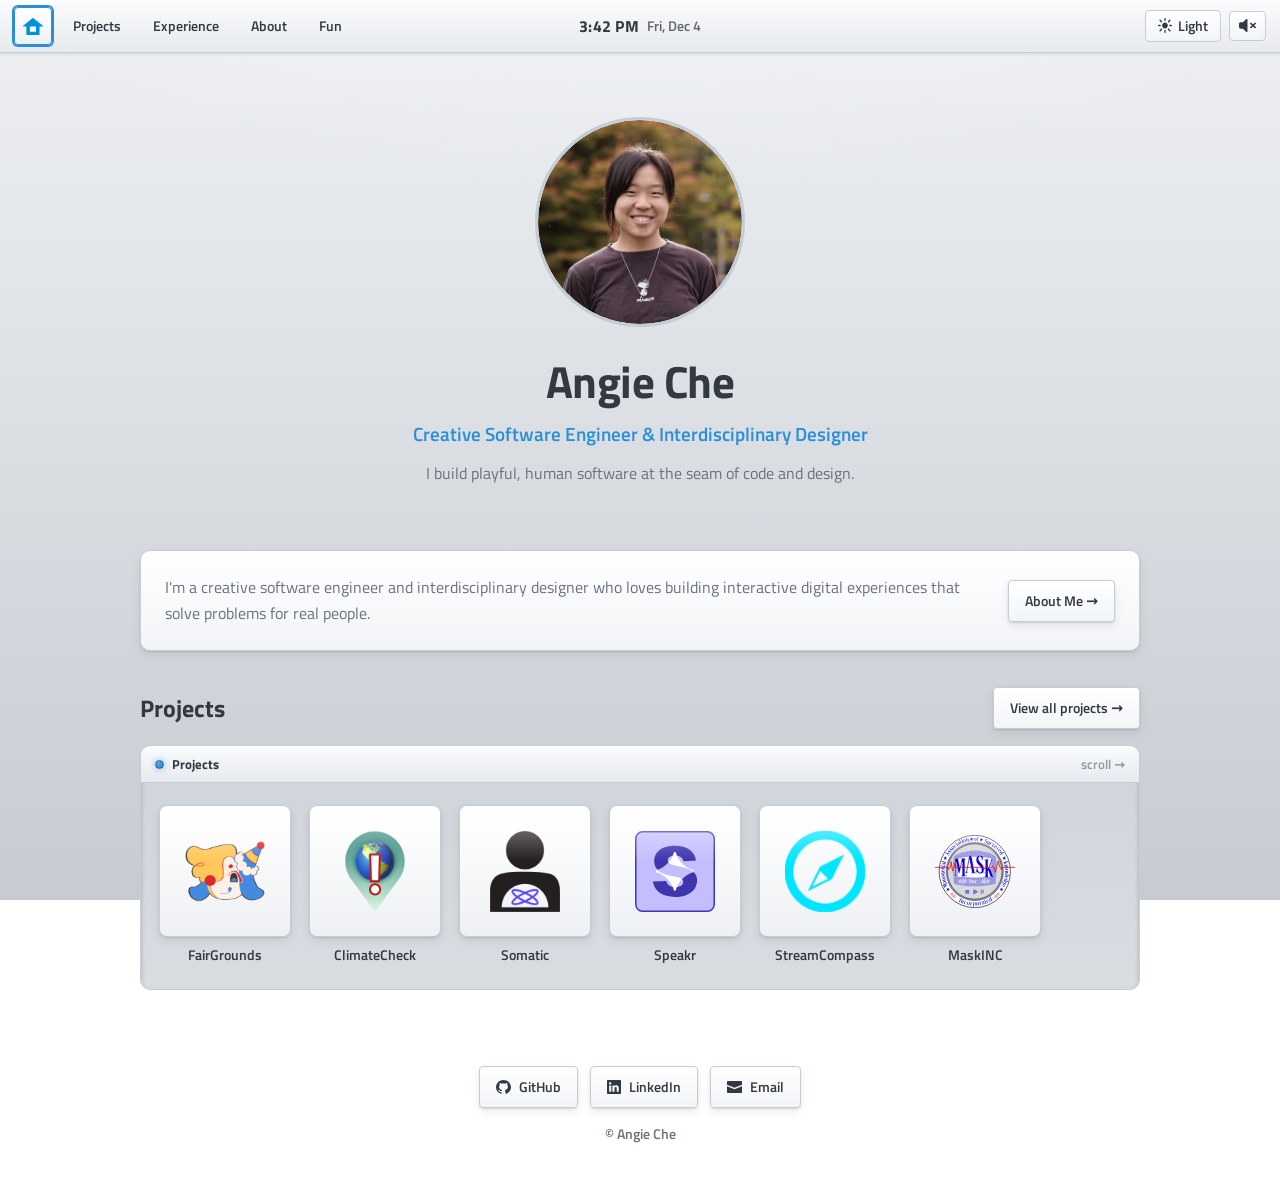
<file: index.html>
<!DOCTYPE html>
<html lang="en" data-theme="light">
<head>
    <meta charset="UTF-8" />
    <meta name="viewport" content="width=device-width, initial-scale=1.0" />
    <title>Angie Che — Portfolio</title>
    <meta name="description" content="Angie Che — creative software engineer & interdisciplinary designer." />
    <link rel="icon" type="image/svg+xml" href="ui/favicon.svg" />
    <link rel="stylesheet" href="css/style.css" />
    <link rel="stylesheet" href="css/layout.css" />
</head>
<body>
    <header data-nav></header>

    <main class="wrap">
        <!-- HERO -->
        <section class="hero">
            <div class="hero__avatar" data-avatar>🐱</div>
            <h1 class="hero__name" data-name>Angie Che</h1>
            <p class="hero__title" data-title></p>
            <p class="hero__tagline" data-tagline></p>
        </section>

        <!-- ABOUT BLURB -->
        <section class="section home-about">
            <div class="panel">
                <p class="home-about__text" data-blurb></p>
                <a class="btn btn--ghost" href="about.html">About Me →</a>
            </div>
        </section>

        <!-- PROJECTS — framed "screen" shelf (all projects) + View all -->
        <section class="section" id="projects">
            <div class="section__head">
                <h2 class="section__title">Projects</h2>
                <a class="btn btn--ghost" href="projects.html">View all projects →</a>
            </div>
            <div class="screen">
                <div class="screen__bar">
                    <span class="screen__dot"></span>
                    <span class="screen__label">Projects</span>
                    <span class="screen__hint" data-hint>scroll →</span>
                </div>
                <div class="shelf" data-projects role="list" aria-label="Projects">
                    <!-- project cards injected by home.js -->
                </div>
            </div>
        </section>
    </main>

    <footer class="footer" data-footer></footer>

    <script src="js/data.js"></script>
    <script src="js/ui.js"></script>
    <script src="js/home.js"></script>
</body>
</html>
</file>
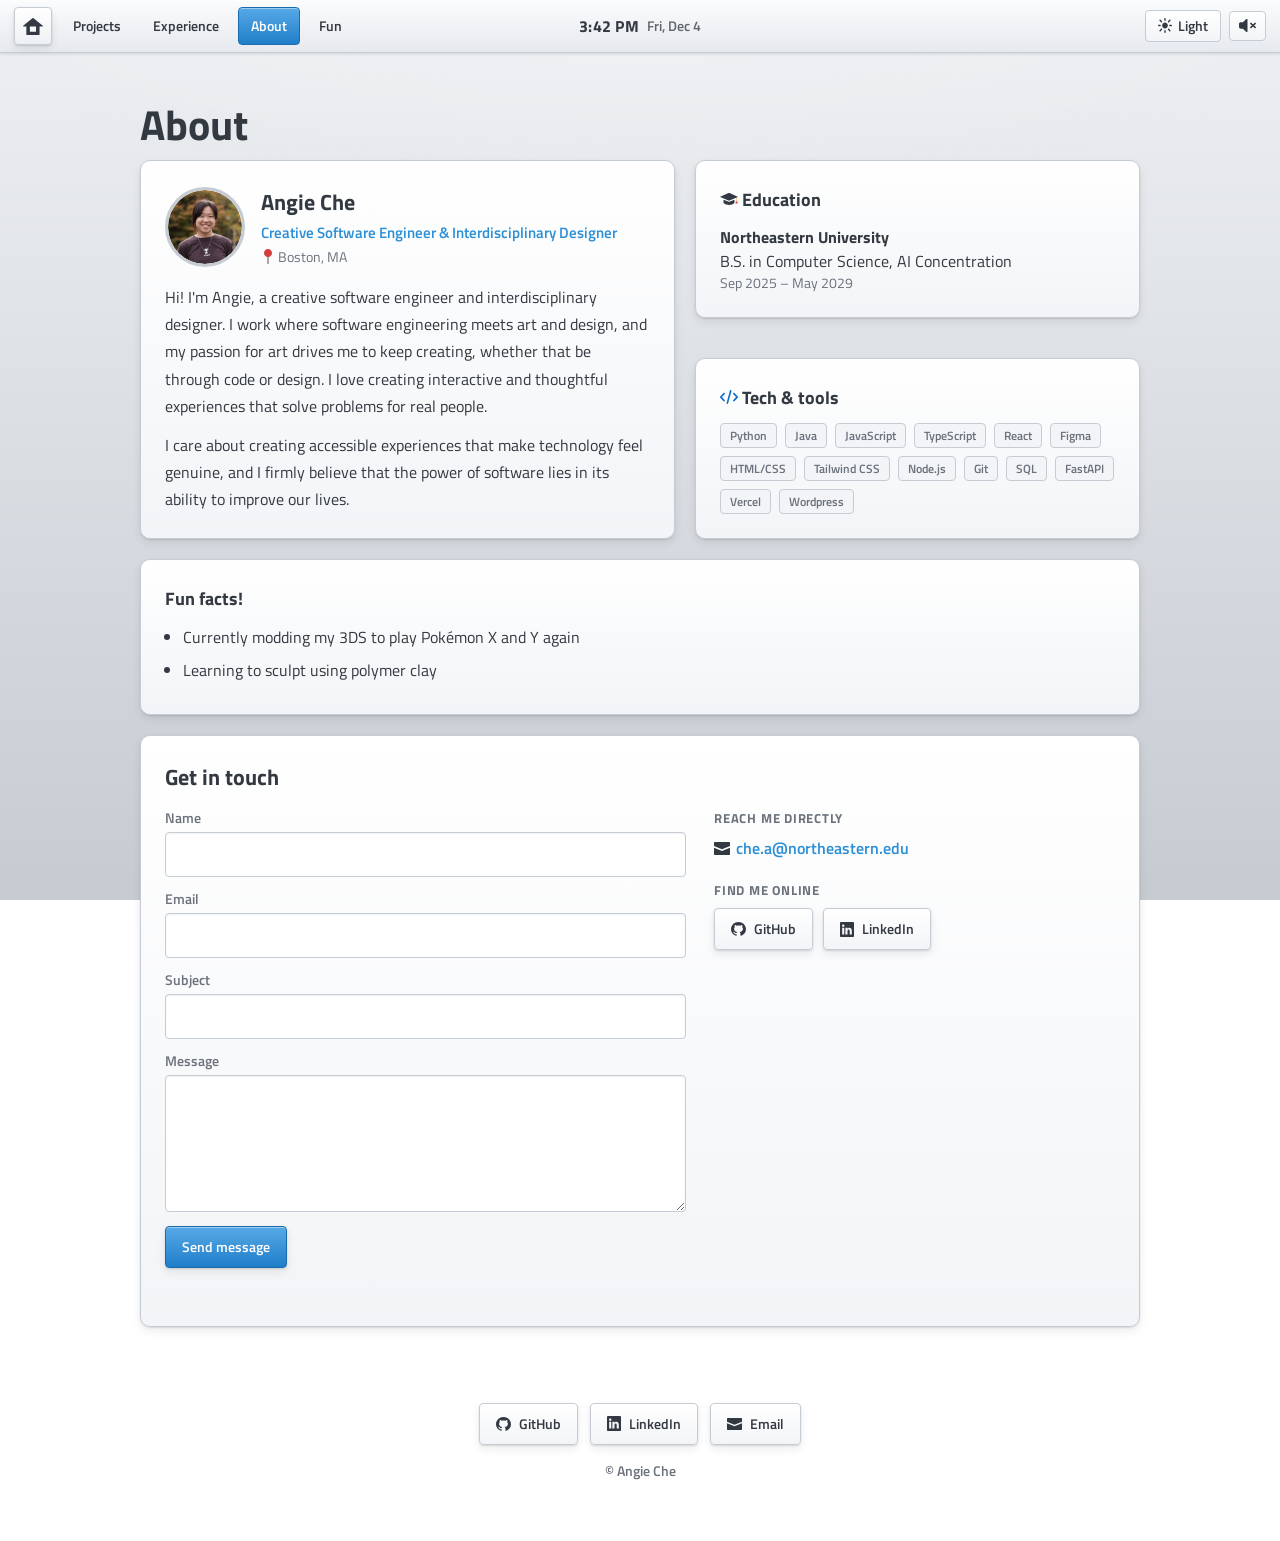
<file: about.html>
<!DOCTYPE html>
<html lang="en" data-theme="light">
<head>
    <meta charset="UTF-8" />
    <meta name="viewport" content="width=device-width, initial-scale=1.0" />
    <title>About — Angie Che</title>
    <meta name="description" content="About & contact — Angie Che." />
    <link rel="icon" type="image/svg+xml" href="ui/favicon.svg" />
    <link rel="stylesheet" href="css/style.css" />
    <link rel="stylesheet" href="css/layout.css" />
</head>
<body>
    <header data-nav></header>

    <main class="wrap">
        <section class="section">
            <h1 class="page-title">About</h1>

            <div class="about">
                <!-- Left: intro + bio -->
                <div class="about__main panel">
                    <div class="about__intro">
                        <div class="about__avatar" data-avatar>🐱</div>
                        <div>
                            <h2 class="about__name" data-name>Angie Che</h2>
                            <p class="about__title" data-title></p>
                            <p class="about__loc" data-location></p>
                        </div>
                    </div>
                    <div class="about__bio" data-bio></div>
                </div>

                <!-- Right: education + tech (combined height matches the left box) -->
                <div class="about__practical">
                    <div class="panel">
                        <h3 class="panel__title"><img class="icon-img" src="ui/about/education_icon.svg" data-icon-light="ui/about/education_icon.svg" data-icon-dark="ui/about/education_icon_white.svg" alt="" aria-hidden="true" /> Education</h3>
                        <div data-education></div>
                    </div>

                    <div class="panel">
                        <h3 class="panel__title"><img class="icon-img" src="ui/about/code_icon.svg" alt="" aria-hidden="true" /> Tech &amp; tools</h3>
                        <div class="panel__tags" data-stack></div>
                    </div>
                </div>
            </div>

            <!-- Fun facts — full-width, flush below the two columns -->
            <div class="about__funfacts panel">
                <h3 class="panel__title">Fun facts!</h3>
                <ul class="funfacts" data-funfacts></ul>
            </div>

            <!-- Get in touch — full-width contact box -->
            <section class="contact panel" aria-labelledby="contact-title">
                <h2 class="contact__title" id="contact-title">Get in touch</h2>
                <div class="contact__grid">
                    <!-- Send a message form -->
                    <form class="contact__form" data-contact-form novalidate>
                        <div class="field">
                            <label for="cf-name">Name</label>
                            <input id="cf-name" name="name" type="text" autocomplete="name" required />
                        </div>
                        <div class="field">
                            <label for="cf-email">Email</label>
                            <input id="cf-email" name="email" type="email" autocomplete="email" required />
                        </div>
                        <div class="field">
                            <label for="cf-subject">Subject</label>
                            <input id="cf-subject" name="subject" type="text" required />
                        </div>
                        <div class="field">
                            <label for="cf-message">Message</label>
                            <textarea id="cf-message" name="message" rows="5" required></textarea>
                        </div>
                        <button class="btn" type="submit" data-contact-submit>Send message</button>
                        <p class="contact__status" data-contact-status role="status" aria-live="polite"></p>
                    </form>

                    <!-- Email + socials -->
                    <aside class="contact__info">
                        <h3 class="contact__subtitle">Reach me directly</h3>
                        <a class="contact__email" data-contact-email href="#"></a>
                        <h3 class="contact__subtitle">Find me online</h3>
                        <div class="contact__socials" data-contact-socials></div>
                    </aside>
                </div>
            </section>
        </section>
    </main>

    <footer class="footer" data-footer></footer>

    <script src="js/data.js"></script>
    <script src="js/ui.js"></script>
    <script src="js/about.js"></script>
</body>
</html>
</file>
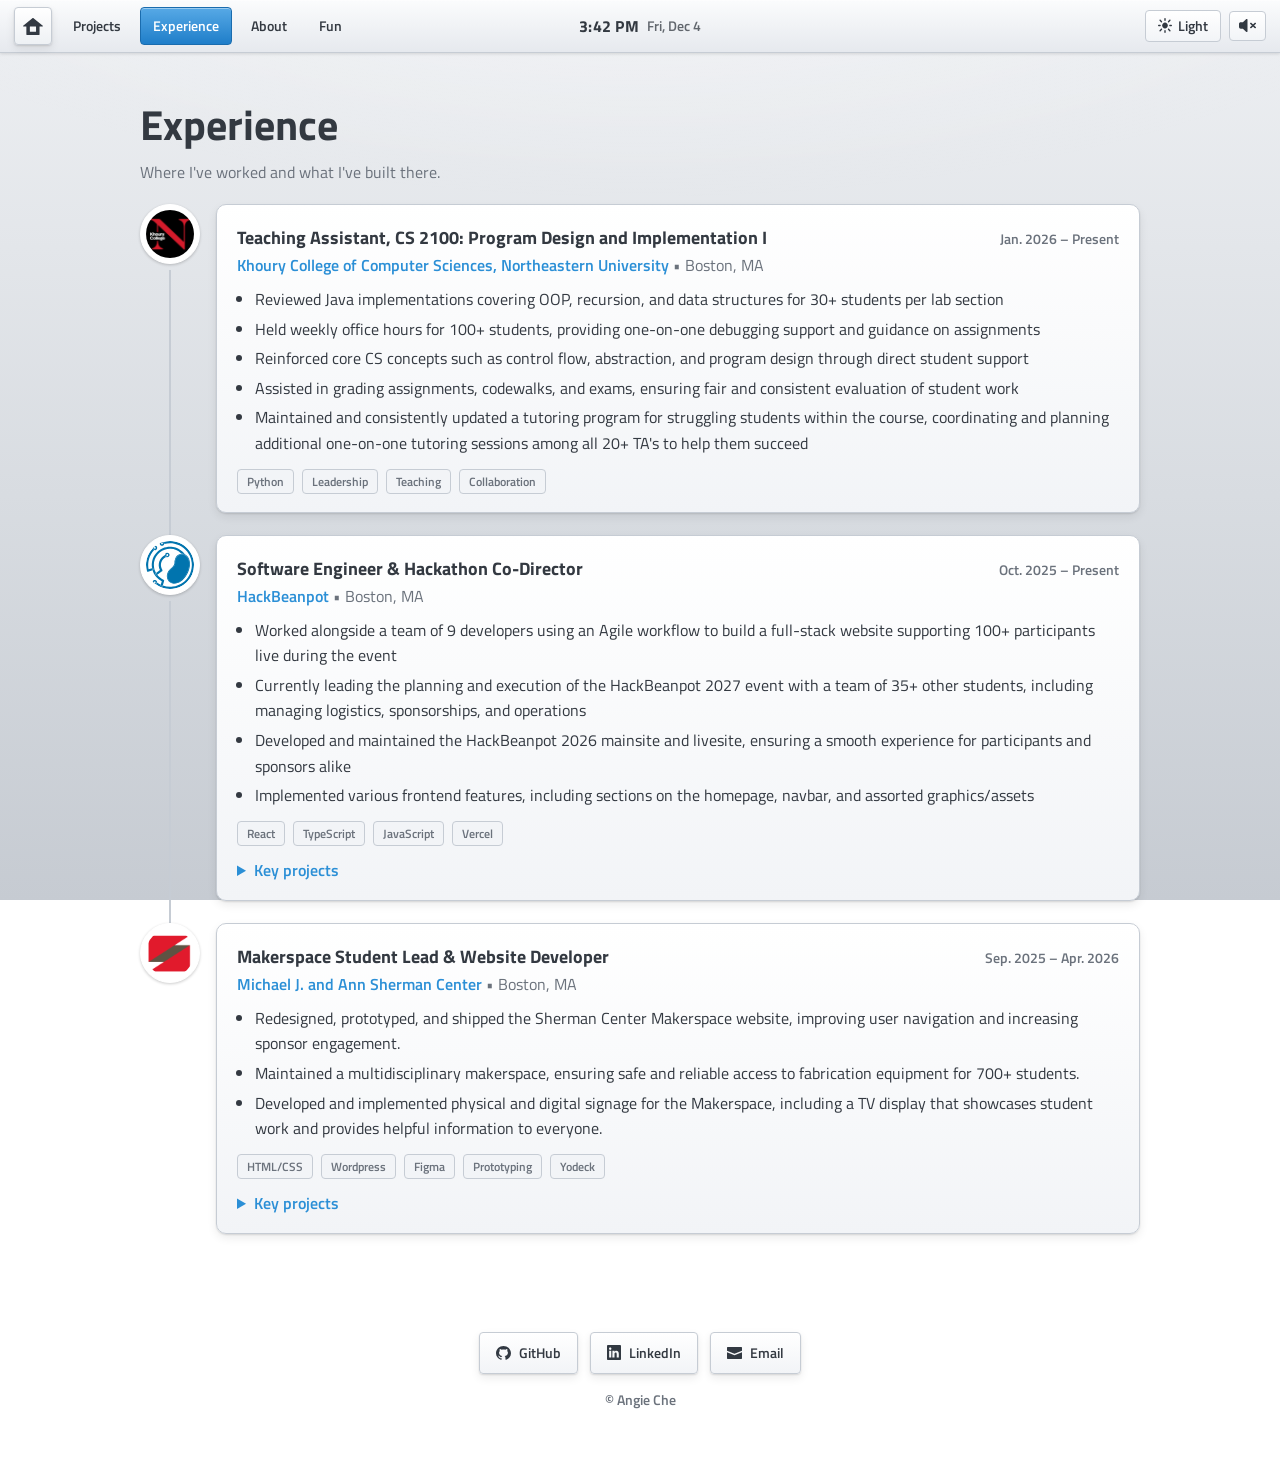
<file: experience.html>
<!DOCTYPE html>
<html lang="en" data-theme="light">
<head>
    <meta charset="UTF-8" />
    <meta name="viewport" content="width=device-width, initial-scale=1.0" />
    <title>Experience — Angie Che</title>
    <meta name="description" content="Experience & work history for Angie Che." />
    <link rel="icon" type="image/svg+xml" href="ui/favicon.svg" />
    <link rel="stylesheet" href="css/style.css" />
    <link rel="stylesheet" href="css/layout.css" />
</head>
<body>
    <header data-nav></header>

    <main class="wrap">
        <section class="section">
            <h1 class="page-title">Experience</h1>
            <p class="page-lead">Where I've worked and what I've built there.</p>
            <div class="timeline" data-experience>
                <!-- entries injected by experience.js -->
            </div>
        </section>
    </main>

    <footer class="footer" data-footer></footer>

    <script src="js/data.js"></script>
    <script src="js/ui.js"></script>
    <script src="js/experience.js"></script>
</body>
</html>
</file>
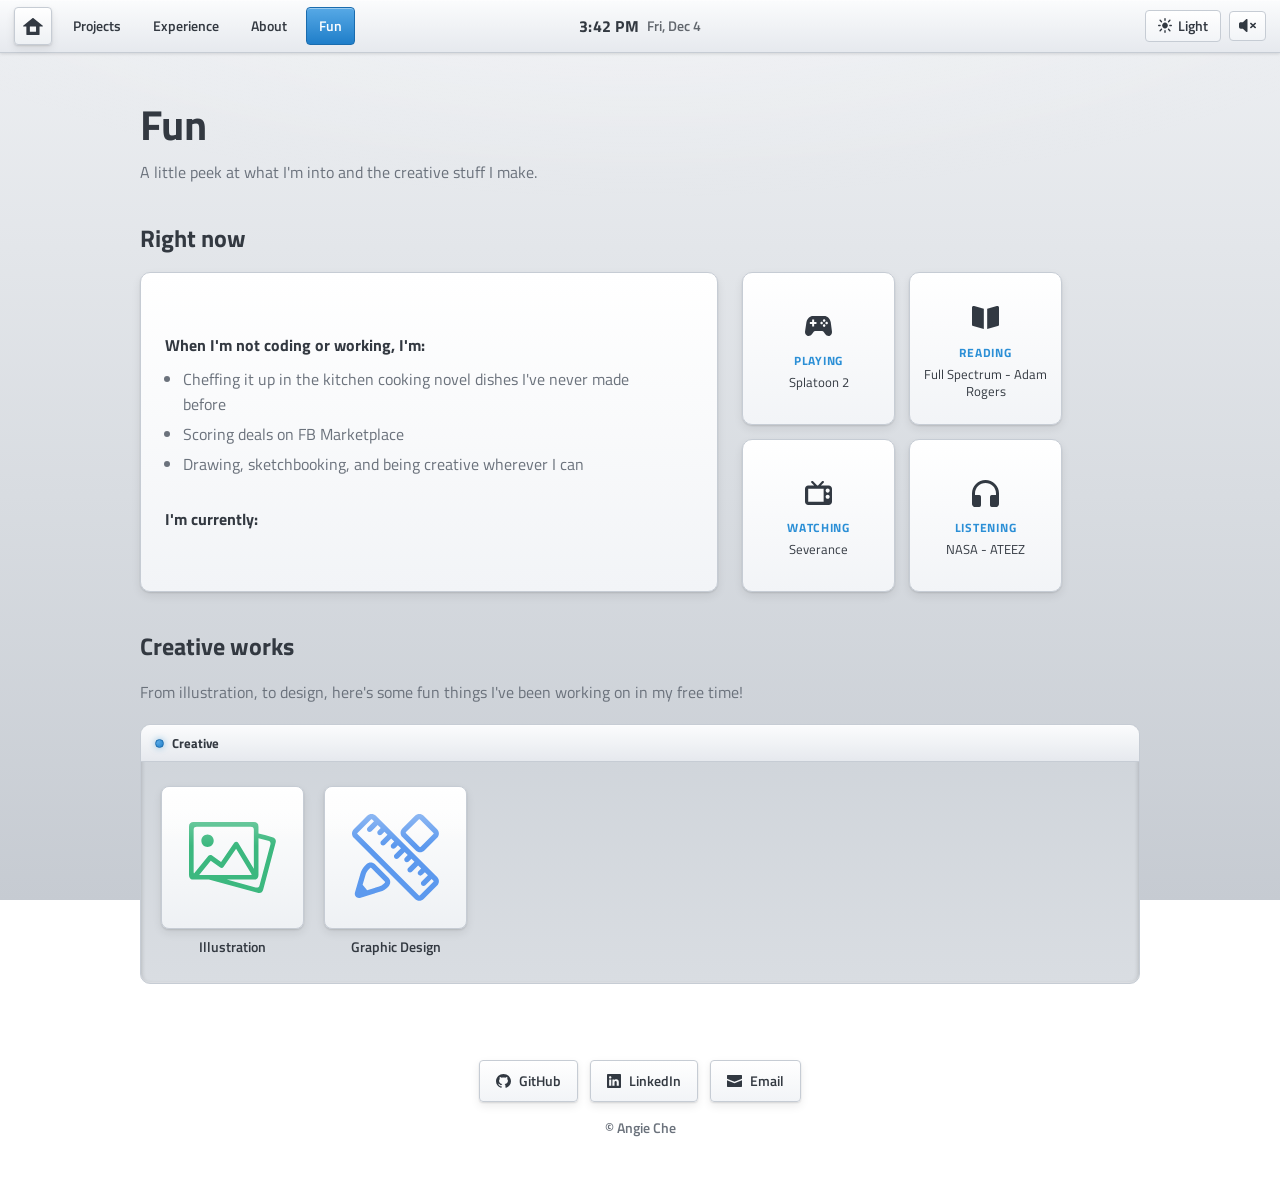
<file: fun.html>
<!DOCTYPE html>
<html lang="en" data-theme="light">
<head>
    <meta charset="UTF-8" />
    <meta name="viewport" content="width=device-width, initial-scale=1.0" />
    <title>Fun — Angie Che</title>
    <meta name="description" content="The fun stuff — what Angie's into, plus creative work." />
    <link rel="icon" type="image/svg+xml" href="ui/favicon.svg" />
    <link rel="stylesheet" href="css/style.css" />
    <link rel="stylesheet" href="css/layout.css" />
</head>
<body>
    <header data-nav></header>

    <main class="wrap">
        <section class="section">
            <h1 class="page-title">Fun</h1>
            <p class="page-lead">A little peek at what I'm into and the creative stuff I make.</p>
        </section>

        <!-- NOW BOARD + side blurb -->
        <section class="section">
            <h2 class="section__title section__title--left">Right now</h2>
            <div class="now-row">
                <div class="now-blurb panel" data-now-blurb></div>
                <div class="now-board" data-now></div>
            </div>
        </section>

        <!-- CREATIVE WORKS -->
        <section class="section">
            <h2 class="section__title section__title--left">Creative works</h2>
            <p class="page-lead">From illustration, to design, here's some fun things I've been working on in my free time!</p>
            <div class="screen">
                <div class="screen__bar">
                    <span class="screen__dot"></span>
                    <span class="screen__label">Creative</span>
                </div>
                <div class="grid-screen" data-creative role="list" aria-label="Creative works">
                    <!-- creative cards injected by fun.js -->
                </div>
            </div>
        </section>
    </main>

    <footer class="footer" data-footer></footer>

    <script src="js/data.js"></script>
    <script src="js/ui.js"></script>
    <script src="js/fun.js"></script>
</body>
</html>
</file>
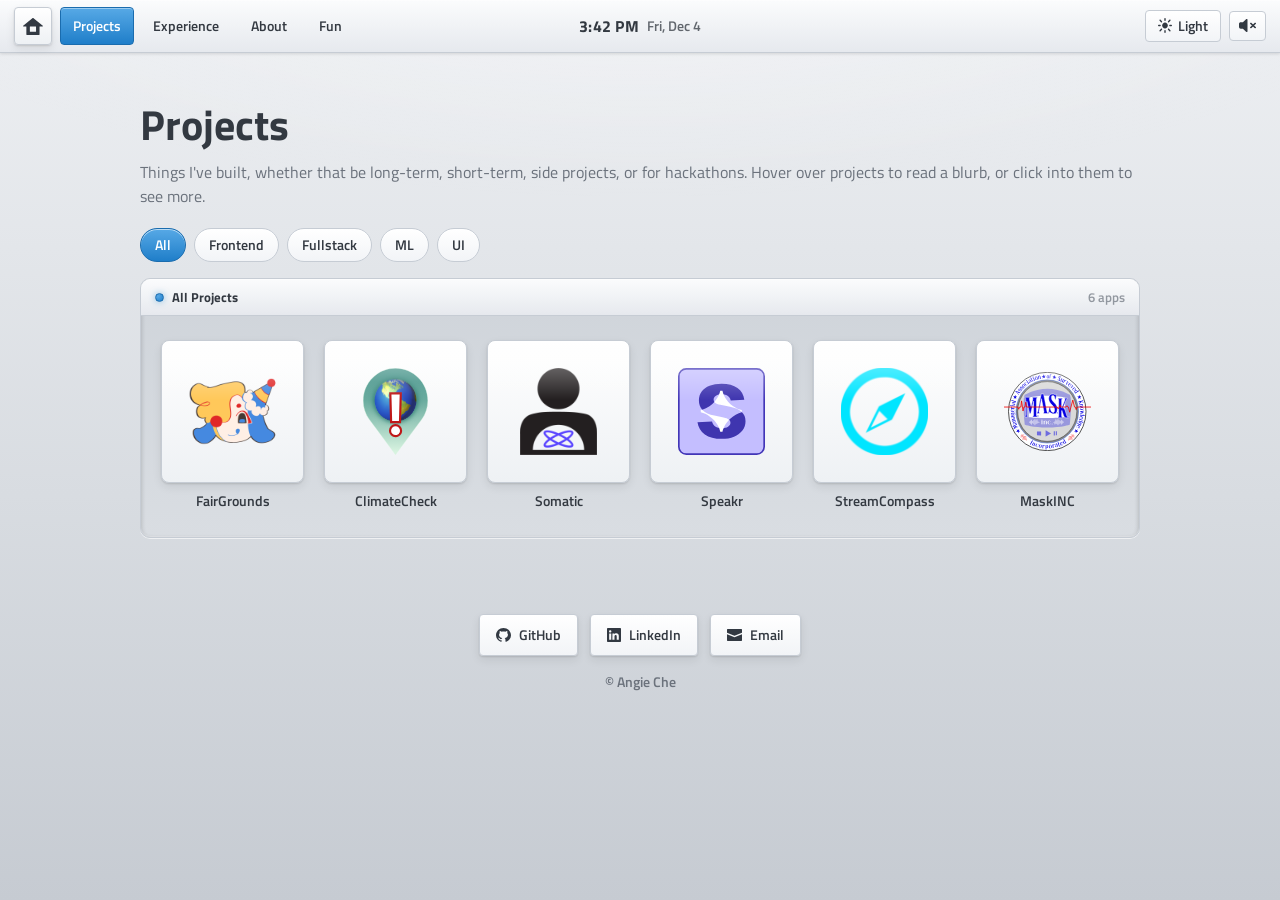
<file: projects.html>
<!DOCTYPE html>
<html lang="en" data-theme="light">
<head>
    <meta charset="UTF-8" />
    <meta name="viewport" content="width=device-width, initial-scale=1.0" />
    <title>Projects — Angie Che</title>
    <meta name="description" content="Projects by Angie Che." />
    <link rel="icon" type="image/svg+xml" href="ui/favicon.svg" />
    <link rel="stylesheet" href="css/style.css" />
    <link rel="stylesheet" href="css/layout.css" />
</head>
<body>
    <header data-nav></header>

    <main class="wrap">
        <section class="section">
            <h1 class="page-title">Projects</h1>
            <p class="page-lead page-lead--wide">Things I've built, whether that be long-term, short-term, side projects, or for hackathons. Hover over projects to read a blurb, or click into them to see more.</p>

            <div class="filter-bar" data-filter role="group" aria-label="Filter projects by type"></div>

            <div class="screen">
                <div class="screen__bar">
                    <span class="screen__dot"></span>
                    <span class="screen__label">All Projects</span>
                    <span class="screen__hint" data-count></span>
                </div>
                <div class="grid-screen" data-projects role="list" aria-label="All projects">
                    <!-- project cards injected by projects.js -->
                </div>
            </div>
        </section>
    </main>

    <footer class="footer" data-footer></footer>

    <script src="js/data.js"></script>
    <script src="js/ui.js"></script>
    <script src="js/projects.js"></script>
</body>
</html>
</file>
<file: css/style.css>
/* =============================================================================
   SHARED STYLES — design tokens, themes, and components.
   Aesthetic: Nintendo 3DS home menu × Frutiger Aero × glossy skeuomorphism.
   Light = silvery-grey interface / white boxes / blue highlights.
   Dark  = dark-grey version, same blue accent.
   ========================================================================== */

@import url("https://fonts.googleapis.com/css2?family=Titillium+Web:wght@300;400;600;700&display=swap");

/* ----------------------------------------------------------------------------
   1. DESIGN TOKENS + THEMES  (data-theme on <html>: "light" | "dark")
---------------------------------------------------------------------------- */
:root {
  /* Typography — one humanist/techy family throughout */
  --font-head: "Titillium Web", "Segoe UI", system-ui, sans-serif;
  --font-body: "Titillium Web", "Segoe UI", system-ui, sans-serif;

  /* Shape — crisp, interface-like (not bubbly) */
  --radius-sm: 4px;
  --radius-md: 8px;   /* tiles / cards / icons */
  --radius-lg: 10px;  /* panels / frames */
  --radius-pill: 999px;

  /* Motion */
  --ease-pop: cubic-bezier(0.2, 0.8, 0.3, 1);

  /* ---- Theme: LIGHT (3DS homescreen) — default ---- */
  --bg-1: #eef0f3;
  --bg-2: #d8dce1;
  --bg-3: #c6cbd2;

  --surface: #ffffff;
  --surface-2: #f2f4f7;
  --line: #c6ccd4;             /* skeuomorphic 1px borders */
  --line-soft: #dfe3e8;

  --ink: #333941;
  --ink-soft: #6b727c;

  --accent: #2b8fd6;           /* 3DS blue */
  --accent-top: #57a9e6;       /* gloss gradient top */
  --accent-bot: #1f7ec9;       /* gloss gradient bottom */
  --accent-line: #1a6cae;
  --accent-ink: #ffffff;
  --ring: #2b8fd6;

  --tile-top: #ffffff;
  --tile-bottom: #eef1f4;

  --chrome-top: #fbfcfd;       /* status bar gloss */
  --chrome-bot: #e6e9ee;
  --chrome-ink: #333941;

  --recess: #cfd4da;           /* inset "screen" frame background */
  --recess-2: #d9dde2;

  --gloss: rgba(255, 255, 255, 0.6);
  --shadow-card: 0 1px 2px rgba(0, 0, 0, 0.12), 0 4px 10px rgba(0, 0, 0, 0.08);
  --shadow-card-hover: 0 2px 4px rgba(0, 0, 0, 0.16), 0 8px 20px rgba(0, 0, 0, 0.14);
  --shadow-screen: 0 12px 34px rgba(0, 0, 0, 0.22);
  --inset: inset 0 2px 5px rgba(0, 0, 0, 0.22), inset 0 -1px 0 rgba(255, 255, 255, 0.25);
}

html[data-theme="dark"] {
  --bg-1: #33373f;
  --bg-2: #24272d;
  --bg-3: #191b1f;

  --surface: #2c3037;
  --surface-2: #363b43;
  --line: #454b55;
  --line-soft: #3a3f47;

  --ink: #eef1f5;
  --ink-soft: #a7adb8;

  --accent: #3f9fe0;
  --accent-top: #5cb0ea;
  --accent-bot: #2b8ad2;
  --accent-line: #1f6fb0;
  --accent-ink: #ffffff;
  --ring: #4aa6e6;

  --tile-top: #333840;
  --tile-bottom: #2a2e35;

  --chrome-top: #333840;
  --chrome-bot: #23262c;
  --chrome-ink: #eef1f5;

  --recess: #1c1e23;
  --recess-2: #212429;

  --gloss: rgba(255, 255, 255, 0.10);
  --shadow-card: 0 1px 2px rgba(0, 0, 0, 0.4), 0 4px 12px rgba(0, 0, 0, 0.45);
  --shadow-card-hover: 0 2px 5px rgba(0, 0, 0, 0.5), 0 10px 24px rgba(0, 0, 0, 0.55);
  --shadow-screen: 0 12px 34px rgba(0, 0, 0, 0.55);
  --inset: inset 0 2px 6px rgba(0, 0, 0, 0.55), inset 0 -1px 0 rgba(255, 255, 255, 0.05);
}

/* ----------------------------------------------------------------------------
   2. BASE
---------------------------------------------------------------------------- */
* { box-sizing: border-box; }
html, body { height: 100%; }

body {
  margin: 0;
  font-family: var(--font-body);
  font-weight: 400;
  color: var(--ink);
  background:
    linear-gradient(180deg, var(--bg-1), var(--bg-2) 55%, var(--bg-3));
  background-attachment: fixed;
  -webkit-font-smoothing: antialiased;
  transition: background 0.35s ease, color 0.35s ease;
}

/* subtle Frutiger-Aero light bloom over the grey */
body::before {
  content: "";
  position: fixed;
  inset: 0;
  pointer-events: none;
  background: radial-gradient(120% 70% at 50% -20%, rgba(255, 255, 255, 0.45), transparent 60%);
  z-index: 0;
}
html[data-theme="dark"] body::before {
  background: radial-gradient(120% 70% at 50% -20%, rgba(255, 255, 255, 0.06), transparent 60%);
}

h1, h2, h3 { font-family: var(--font-head); font-weight: 700; margin: 0 0 0.4em; }
a { color: inherit; }

@media (prefers-reduced-motion: reduce) {
  * { animation-duration: 0.001ms !important; transition-duration: 0.001ms !important; }
}

/* ----------------------------------------------------------------------------
   3. NAVBAR — 3DS-style glossy top bar
   Three zones: left (home tile + tabs) / center (clock) / right (controls)
---------------------------------------------------------------------------- */
.nav {
  display: grid;
  grid-template-columns: 1fr auto 1fr;
  align-items: center;
  gap: 12px;
  padding: 7px 14px;
  font-family: var(--font-head);
  font-weight: 600;
  color: var(--chrome-ink);
  background: linear-gradient(180deg, var(--chrome-top), var(--chrome-bot));
  border-bottom: 1px solid var(--line);
  box-shadow: inset 0 1px 0 rgba(255, 255, 255, 0.55), 0 1px 3px rgba(0, 0, 0, 0.12);
}
.nav__zone { display: flex; align-items: center; gap: 8px; min-width: 0; }
.nav__zone--left { justify-self: start; }
.nav__zone--center { justify-self: center; }
.nav__zone--right { justify-self: end; }

.nav__home {
  display: inline-grid; place-items: center;
  width: 38px; height: 38px;
  font-size: 1.2rem;
  text-decoration: none;
  border-radius: var(--radius-sm);
  border: 1px solid var(--line);
  background: linear-gradient(180deg, var(--tile-top), var(--tile-bottom));
  box-shadow: inset 0 1px 0 var(--gloss), var(--shadow-card);
  transition: transform 0.12s var(--ease-pop), filter 0.15s ease;
}
.nav__home:hover { filter: brightness(1.05); transform: translateY(-1px); }
.nav__home:active { transform: translateY(1px); box-shadow: var(--inset); }
.nav__home[aria-current="page"] { border-color: var(--accent); box-shadow: inset 0 1px 0 var(--gloss), 0 0 0 2px var(--ring); }

.nav__tabs { display: flex; align-items: center; gap: 6px; overflow-x: auto; }
.nav__tab {
  text-decoration: none;
  font-size: 0.9rem;
  font-weight: 600;
  color: var(--chrome-ink);
  padding: 7px 12px;
  border-radius: var(--radius-sm);
  border: 1px solid transparent;
  white-space: nowrap;
  transition: background 0.15s ease, color 0.15s ease, border-color 0.15s ease;
}
.nav__tab:hover { background: var(--surface); border-color: var(--line); }
.nav__tab[aria-current="page"] {
  color: var(--accent-ink);
  background: linear-gradient(180deg, var(--accent-top), var(--accent-bot));
  border-color: var(--accent-line);
  box-shadow: inset 0 1px 0 rgba(255, 255, 255, 0.4);
}

.nav .statusbar__clock,
.statusbar__clock { font-variant-numeric: tabular-nums; letter-spacing: 0.02em; font-weight: 700; }
.nav .statusbar__date,
.statusbar__date { opacity: 0.75; font-size: 0.85em; }

.statusbar__btn {
  border: 1px solid var(--line);
  background: linear-gradient(180deg, var(--surface), var(--surface-2));
  color: inherit;
  font: inherit;
  font-size: 1.05em;
  cursor: pointer;
  padding: 5px 9px;
  border-radius: var(--radius-sm);
  line-height: 1;
  box-shadow: inset 0 1px 0 var(--gloss);
  transition: transform 0.12s var(--ease-pop), filter 0.15s ease;
}
.statusbar__btn:hover { filter: brightness(1.04); transform: translateY(-1px); }
.statusbar__btn:active { transform: translateY(1px); box-shadow: var(--inset); }

/* Responsive: tabs get the full top row; clock + controls share the second row
   (controls drop to the clock's level so they don't crowd the tabs). */
@media (max-width: 720px) {
  .nav {
    grid-template-columns: 1fr auto;
    grid-template-areas: "left left" "center right";
    row-gap: 8px;
  }
  .nav__zone--left { grid-area: left; }
  .nav__zone--center { grid-area: center; justify-self: start; }
  .nav__zone--right { grid-area: right; justify-self: end; }
  /* icon-only, compact theme toggle on mobile */
  .theme-toggle__label { display: none; }
  .theme-toggle { padding: 5px 8px; }
}
@media (max-width: 380px) {
  .nav .statusbar__date { display: none; }
}

/* ----------------------------------------------------------------------------
   4. THEME TOGGLE (single light/dark button)
---------------------------------------------------------------------------- */
.theme-toggle {
  border: 1px solid var(--line);
  background: linear-gradient(180deg, var(--surface), var(--surface-2));
  color: var(--chrome-ink);
  font-family: var(--font-head);
  font-weight: 600;
  font-size: 0.9rem;
  cursor: pointer;
  padding: 4px 12px;
  border-radius: var(--radius-sm);
  display: inline-flex;
  align-items: center;
  gap: 6px;
  box-shadow: inset 0 1px 0 var(--gloss);
  transition: transform 0.12s var(--ease-pop), filter 0.15s ease;
}
.theme-toggle:hover { filter: brightness(1.04); transform: translateY(-1px); }
.theme-toggle:active { transform: translateY(1px); box-shadow: var(--inset); }

/* ----------------------------------------------------------------------------
   5. APP CARD (icon tile) — glossy tile + 3DS corner-bracket reticle on hover
---------------------------------------------------------------------------- */
.app-card {
  position: relative;
  display: flex;
  flex-direction: column;
  align-items: center;
  gap: 8px;
  border: none;
  background: transparent;
  font-family: var(--font-body);
  color: var(--ink);
  padding: 0;
  /* custom 3DS-style hand cursor (inline SVG data-URI), pointer fallback */
  cursor: url("data:image/svg+xml,%3Csvg xmlns='http://www.w3.org/2000/svg' width='32' height='32' viewBox='0 0 32 32'%3E%3Cpath d='M12 3c-1.1 0-2 .9-2 2v9L8.5 12.2c-.7-.9-2-1-2.8-.2-.7.7-.8 1.8-.2 2.6l4.6 6.7c.9 1.3 2.4 2.1 4 2.1h4.2c2.5 0 4.5-2 4.5-4.5V9c0-1.1-.9-2-2-2s-2 .9-2 2v-.5c0-1.1-.9-2-2-2s-2 .9-2 2V5c0-1.1-.9-2-2-2z' fill='%23ffffff' stroke='%232b8fd6' stroke-width='1.5' stroke-linejoin='round'/%3E%3C/svg%3E") 8 4, pointer;
  transition: transform 0.1s var(--ease-pop);
}
.app-card:focus-visible { outline: none; }
.app-card:active { transform: scale(0.97); }

.app-card__tile {
  position: relative;
  width: 100%;
  aspect-ratio: 1 / 1;
  display: grid;
  place-items: center;
  font-size: clamp(1.9rem, 5.5vw, 2.7rem);
  border-radius: var(--radius-md);
  background: linear-gradient(180deg, var(--tile-top), var(--tile-bottom));
  border: 1px solid var(--line);
  box-shadow: var(--shadow-card), inset 0 1px 0 var(--gloss);
  overflow: visible;
  transition: box-shadow 0.15s ease, border-color 0.15s ease;
}
.app-card__glyph { line-height: 1; }
/* logo images fill more of the tile than emoji do (but not edge-to-edge) */
.app-card__glyph.icon-img { width: 62%; height: 62%; }


/* crisp top gloss sheen */
.app-card__tile::before {
  content: "";
  position: absolute;
  inset: 0 0 58% 0;
  border-radius: var(--radius-md) var(--radius-md) 0 0;
  background: linear-gradient(180deg, rgba(255, 255, 255, 0.55), rgba(255, 255, 255, 0));
  pointer-events: none;
}

/* 3DS corner-bracket reticle — hidden until hover/focus/selected */
.app-card__reticle {
  position: absolute;
  inset: -6px;
  pointer-events: none;
  opacity: 0;
  transform: scale(0.9);
  transition: opacity 0.14s ease, transform 0.14s var(--ease-pop);
}
.app-card__reticle i {
  position: absolute;
  width: 14px; height: 14px;
  border: 3px solid var(--accent);
  border-radius: 3px;
}
.app-card__reticle i:nth-child(1) { top: 0; left: 0; border-right: none; border-bottom: none; }
.app-card__reticle i:nth-child(2) { top: 0; right: 0; border-left: none; border-bottom: none; }
.app-card__reticle i:nth-child(3) { bottom: 0; left: 0; border-right: none; border-top: none; }
.app-card__reticle i:nth-child(4) { bottom: 0; right: 0; border-left: none; border-top: none; }

.app-card:hover .app-card__reticle,
.app-card:focus-visible .app-card__reticle,
.app-card[aria-current="true"] .app-card__reticle {
  opacity: 1;
  transform: scale(1);
}
.app-card:hover .app-card__tile,
.app-card:focus-visible .app-card__tile { border-color: var(--accent); }

.app-card__label {
  font-weight: 600;
  font-size: 0.85rem;
  text-align: center;
  color: var(--ink);
  max-width: 100%;
  overflow: hidden;
  text-overflow: ellipsis;
  white-space: nowrap;
}

/* Hover speech bubble (appended to <body>, positioned by ui.js) */
.hover-bubble {
  position: absolute;
  z-index: 120;
  max-width: 220px;
  padding: 10px 12px;
  border-radius: var(--radius-md);
  background: linear-gradient(180deg, var(--surface), var(--surface-2));
  border: 1px solid var(--line);
  box-shadow: var(--shadow-screen), inset 0 1px 0 var(--gloss);
  color: var(--ink);
  opacity: 0;
  transform: translateY(4px);
  pointer-events: none;
  transition: opacity 0.14s ease, transform 0.14s var(--ease-pop);
}
.hover-bubble.is-visible { opacity: 1; transform: translateY(0); }
/* project type — plain blue circle w/ 2-letter acronym, top-right of the popup */
.hover-bubble__type {
  position: absolute;
  top: 8px; right: 8px;
  width: 24px; height: 24px;
  display: grid; place-items: center;
  border-radius: 50%;
  background: var(--accent);
  color: #fff;
  font-family: var(--font-head);
  font-weight: 700;
  font-size: 0.62rem;
  letter-spacing: 0.02em;
  box-shadow: 0 1px 2px rgba(0, 0, 0, 0.25);
}
.hover-bubble.has-type .hover-bubble__title { padding-right: 28px; }
.hover-bubble__title { font-family: var(--font-head); font-weight: 700; font-size: 0.9rem; margin-bottom: 3px; }
.hover-bubble__blurb { font-size: 0.8rem; line-height: 1.4; color: var(--ink-soft); margin-bottom: 6px; }
.hover-bubble__tags { display: flex; flex-wrap: wrap; gap: 4px; }
.hover-bubble__tag {
  font-size: 0.65rem; font-weight: 600;
  padding: 2px 6px; border-radius: var(--radius-sm);
  background: var(--surface-2); color: var(--accent);
  border: 1px solid var(--line);
}

/* ----------------------------------------------------------------------------
   6. TAGS + BUTTONS
---------------------------------------------------------------------------- */
.tag {
  display: inline-block;
  font-size: 0.72rem;
  font-weight: 600;
  padding: 3px 9px;
  border-radius: var(--radius-sm);
  background: var(--surface-2);
  color: var(--ink-soft);
  border: 1px solid var(--line);
}

.btn {
  display: inline-flex;
  align-items: center;
  gap: 8px;
  font-family: var(--font-head);
  font-weight: 600;
  font-size: 0.9rem;
  text-decoration: none;
  padding: 9px 16px;
  border-radius: var(--radius-sm);
  border: 1px solid var(--accent-line);
  cursor: pointer;
  background: linear-gradient(180deg, var(--accent-top), var(--accent-bot));
  color: var(--accent-ink);
  box-shadow: inset 0 1px 0 rgba(255, 255, 255, 0.4), var(--shadow-card);
  transition: transform 0.12s var(--ease-pop), filter 0.15s ease;
}
.btn:hover { filter: brightness(1.06); transform: translateY(-1px); }
.btn:active { transform: translateY(1px); box-shadow: inset 0 2px 5px rgba(0, 0, 0, 0.3); }

.btn--ghost {
  background: linear-gradient(180deg, var(--surface), var(--surface-2));
  color: var(--ink);
  border-color: var(--line);
  box-shadow: inset 0 1px 0 var(--gloss), var(--shadow-card);
}

/* ----------------------------------------------------------------------------
   7. DETAIL MODAL ("game card")
---------------------------------------------------------------------------- */
.modal {
  position: fixed;
  inset: 0;
  display: grid;
  place-items: center;
  padding: 20px;
  background: rgba(15, 20, 26, 0.5);
  backdrop-filter: blur(3px);
  z-index: 100;
  opacity: 0;
  pointer-events: none;
  transition: opacity 0.18s ease;
}
.modal.is-open { opacity: 1; pointer-events: auto; }

.modal__card {
  position: relative;
  width: min(560px, 100%);
  max-height: 85vh;
  overflow-y: auto;
  background: linear-gradient(180deg, var(--surface), var(--surface-2));
  color: var(--ink);
  border: 1px solid var(--line);
  border-radius: var(--radius-lg);
  box-shadow: var(--shadow-screen), inset 0 1px 0 var(--gloss);
  padding: 26px;
  transform: translateY(12px) scale(0.98);
  transition: transform 0.2s var(--ease-pop);
}
.modal.is-open .modal__card { transform: translateY(0) scale(1); }

.modal__head { display: flex; align-items: center; gap: 14px; margin-bottom: 14px; }
.modal__icon {
  font-size: 2.2rem;
  width: 60px; height: 60px;
  display: grid; place-items: center;
  border-radius: var(--radius-md);
  background: linear-gradient(180deg, var(--tile-top), var(--tile-bottom));
  border: 1px solid var(--line);
  box-shadow: inset 0 1px 0 var(--gloss);
  flex: none;
}
.modal__icon .icon-img { width: 72%; height: 72%; }
.modal__title { margin: 0; font-size: 1.45rem; }
.modal__type { font-size: 0.72rem; font-weight: 700; color: var(--accent); text-transform: uppercase; letter-spacing: 0.08em; }
.modal__desc { line-height: 1.6; margin: 4px 0 16px; color: var(--ink); white-space: pre-line; }
.modal__tags { display: flex; flex-wrap: wrap; gap: 8px; margin-bottom: 18px; }
.modal__links { display: flex; flex-wrap: wrap; gap: 10px; }
.modal__images { display: grid; gap: 16px; margin-bottom: 18px; }
.modal__images img { width: 100%; border-radius: var(--radius-md); border: 1px solid var(--line); display: block; }
.modal__figure { margin: 0; }
.modal__figure figcaption { font-size: 0.85rem; line-height: 1.45; color: var(--ink-soft); margin-top: 6px; }
.modal__figure figcaption a { color: var(--accent); font-weight: 600; }
.modal__figure figcaption a:hover { text-decoration: underline; }

.modal__close {
  position: absolute;
  top: 14px; right: 14px;
  width: 34px; height: 34px;
  border-radius: var(--radius-sm);
  border: 1px solid var(--line);
  cursor: pointer;
  font-size: 1rem;
  background: linear-gradient(180deg, var(--surface), var(--surface-2));
  color: var(--ink);
  box-shadow: inset 0 1px 0 var(--gloss);
  transition: filter 0.15s ease, transform 0.12s var(--ease-pop);
}
.modal__close:hover { filter: brightness(1.05); }
.modal__close:active { transform: translateY(1px); box-shadow: var(--inset); }

/* ----------------------------------------------------------------------------
   8. UTILITIES
---------------------------------------------------------------------------- */
.visually-hidden {
  position: absolute; width: 1px; height: 1px; padding: 0; margin: -1px;
  overflow: hidden; clip: rect(0 0 0 0); white-space: nowrap; border: 0;
}

/* Icons rendered as plain <img> (reliable everywhere — no fragile CSS masks).
   Two kinds:
   - CHROME icons (nav / footer / contact) are monochrome #323942, authored for
     light mode; they invert to white in dark mode.
   - CONTENT logos (project & creative tiles, modal header, now-cards) keep their
     own colors in BOTH modes — never filtered.
   - Icons on a primary (blue) button are forced white in both modes for contrast. */
.icon-img {
  display: inline-block;
  width: 1em;
  height: 1em;
  object-fit: contain;
  vertical-align: -0.125em;
  transition: filter 0.35s ease;
}
/* chrome icons flip grey -> white in dark. NOT .about — those icons (pin, code,
   education) are colored / use their own dark-mode variants instead of a filter. */
html[data-theme="dark"] .nav .icon-img,
html[data-theme="dark"] .footer .icon-img,
html[data-theme="dark"] .contact .icon-img { filter: brightness(0) invert(1); }
/* icons sitting on a blue .btn are always white (both themes) */
.btn:not(.btn--ghost) .icon-img { filter: brightness(0) invert(1); }
/* the active (blue) home icon keeps its accent color — don't invert it in dark */
html[data-theme="dark"] .nav__home[aria-current="page"] .icon-img { filter: none; }
</file>
<file: css/layout.css>
/* =============================================================================
   PAGE LAYOUTS — reuses shared tokens/components in style.css.
   Sections: shell, home, projects, experience, about, fun.
   ========================================================================== */

/* -------- Shell: sticky nav host + wrapper -------- */
[data-nav] { position: sticky; top: 0; z-index: 80; display: block; }

.wrap {
  position: relative;
  z-index: 1;
  max-width: 1040px;
  margin: 0 auto;
  padding: 24px 20px 40px;
}

/* Page headings (inner pages) */
.page-title { font-size: clamp(1.8rem, 5vw, 2.6rem); margin: 8px 0 4px; }
.page-lead { color: var(--ink-soft); font-size: 1.02rem; margin: 0 0 20px; max-width: 640px; }
.page-lead--wide { max-width: none; }

.section { margin-top: 36px; }
.section:first-of-type { margin-top: 16px; }
.section__title { font-size: 1.5rem; margin: 0 0 16px; text-align: center; }
.section__title--left { text-align: left; }
.section__head {
  display: flex; align-items: center; justify-content: space-between;
  gap: 12px; flex-wrap: wrap; margin-bottom: 16px;
}
.section__head .section__title { margin: 0; text-align: left; }

/* -------- Shared avatar image -------- */
.avatar-img { width: 100%; height: 100%; object-fit: cover; display: block; }

/* -------- Panels (glossy card) -------- */
.panel {
  background: linear-gradient(180deg, var(--surface), var(--surface-2));
  border: 1px solid var(--line);
  border-radius: var(--radius-lg);
  padding: 24px;
  box-shadow: var(--shadow-card), inset 0 1px 0 var(--gloss);
}
.panel + .panel { margin-top: 20px; }
.panel__title { margin: 0 0 12px; font-size: 1.15rem; }
.panel__desc { line-height: 1.6; color: var(--ink-soft); margin: 0 0 14px; }
.panel__tags { display: flex; flex-wrap: wrap; gap: 8px; }
.panel__links { display: flex; flex-wrap: wrap; gap: 10px; }

/* =====================  HOME  ===================== */
.hero { text-align: center; padding: 40px 16px 28px; }
.hero__avatar {
  font-size: 3rem;                 /* emoji fallback */
  width: clamp(160px, 34vw, 210px);
  height: clamp(160px, 34vw, 210px);
  margin: 0 auto 20px;
  display: grid; place-items: center;
  border-radius: 50%;
  overflow: hidden;
  background: var(--surface);
  border: 3px solid var(--line);
}
.hero__name { font-size: clamp(1.9rem, 5.5vw, 2.8rem); margin: 0 0 4px; letter-spacing: -0.01em; }
.hero__title {
  font-family: var(--font-head); font-weight: 600;
  font-size: clamp(1rem, 3vw, 1.2rem); color: var(--accent); margin: 0 0 12px;
}
.hero__tagline { max-width: 560px; margin: 0 auto; font-size: 1.02rem; line-height: 1.6; color: var(--ink-soft); }

.home-about .panel { display: flex; align-items: center; justify-content: space-between; gap: 20px; flex-wrap: wrap; }
.home-about__text { margin: 0; line-height: 1.6; color: var(--ink-soft); flex: 1 1 320px; }

/* -------- Projects filter bar -------- */
.filter-bar { display: flex; gap: 8px; flex-wrap: wrap; margin-bottom: 16px; }
.filter-btn {
  font-family: var(--font-head);
  font-weight: 600;
  font-size: 0.85rem;
  color: var(--ink);
  cursor: pointer;
  padding: 6px 14px;
  border-radius: var(--radius-pill);
  border: 1px solid var(--line);
  background: linear-gradient(180deg, var(--surface), var(--surface-2));
  box-shadow: inset 0 1px 0 var(--gloss);
  transition: transform 0.12s var(--ease-pop), filter 0.15s ease;
}
.filter-btn:hover { filter: brightness(1.04); transform: translateY(-1px); }
.filter-btn:active { transform: translateY(1px); }
.filter-btn[aria-pressed="true"] {
  color: var(--accent-ink);
  background: linear-gradient(180deg, var(--accent-top), var(--accent-bot));
  border-color: var(--accent-line);
}

/* -------- Projects "screen" frame -------- */
.screen {
  border-radius: var(--radius-lg);
  border: 1px solid var(--line);
  background: linear-gradient(180deg, var(--recess), var(--recess-2));
  box-shadow: var(--inset), 0 1px 0 var(--gloss);
  overflow: hidden;
}
.screen__bar {
  display: flex; align-items: center; gap: 8px;
  padding: 8px 14px;
  font-family: var(--font-head); font-size: 0.82rem; font-weight: 600;
  color: var(--ink-soft);
  background: linear-gradient(180deg, var(--chrome-top), var(--chrome-bot));
  border-bottom: 1px solid var(--line);
  box-shadow: inset 0 1px 0 var(--gloss);
}
.screen__dot {
  width: 9px; height: 9px; border-radius: 50%;
  background: radial-gradient(circle at 30% 30%, var(--accent-top), var(--accent-bot));
  border: 1px solid var(--accent-line);
  box-shadow: 0 0 6px rgba(43, 143, 214, 0.5);
}
.screen__label { color: var(--ink); font-weight: 700; }
.screen__hint { margin-left: auto; opacity: 0.7; }

/* horizontal shelf (home) */
.shelf {
  display: flex; gap: 18px;
  overflow-x: auto;
  padding: 22px 18px 24px;
  scroll-snap-type: x proximity; scroll-behavior: smooth; -webkit-overflow-scrolling: touch;
}
.shelf .app-card { flex: 0 0 auto; width: 132px; scroll-snap-align: start; }

/* wrapping grid inside a screen (projects page + creative) */
.grid-screen {
  display: grid;
  grid-template-columns: repeat(auto-fill, minmax(128px, 1fr));
  gap: 20px;
  padding: 24px 20px 26px;
}

/* scrollbar for shelves */
.shelf::-webkit-scrollbar { height: 10px; }
.shelf::-webkit-scrollbar-track { background: transparent; }
.shelf::-webkit-scrollbar-thumb {
  background: var(--line); border-radius: var(--radius-pill);
  border: 2px solid transparent; background-clip: padding-box;
}

/* =====================  EXPERIENCE  ===================== */
.timeline { display: flex; flex-direction: column; gap: 0; }
.xp { display: grid; grid-template-columns: 60px 1fr; gap: 16px; }
.xp__rail { display: flex; flex-direction: column; align-items: center; }
.xp__logo {
  width: 60px; height: 60px; flex: none;
  box-sizing: border-box;
  display: grid; place-items: center;
  border-radius: 50%;
  overflow: hidden;
  background: #ffffff;              /* white bg — logos stay visible in light & dark */
  border: 1.5px solid #ffffff;     /* thin white ring, Logan-style */
  box-shadow: 0 1px 3px rgba(0, 0, 0, 0.2);
  font-size: 1.3rem;
  color: #1f2430;                  /* emoji fallback stays dark on the white circle */
}
/* image logos: contain + generous padding so square logos aren't clipped by the circle */
img.xp__logo { object-fit: contain; padding: 5px; box-sizing: border-box; }
.xp__line { flex: 1; width: 2px; background: var(--line); margin-top: 6px; }
.xp:last-child .xp__line { display: none; }

.xp__body {
  background: linear-gradient(180deg, var(--surface), var(--surface-2));
  border: 1px solid var(--line);
  border-radius: var(--radius-lg);
  padding: 18px 20px;
  box-shadow: var(--shadow-card), inset 0 1px 0 var(--gloss);
  margin-bottom: 22px;
}
.xp__head { display: flex; align-items: baseline; justify-content: space-between; gap: 12px; flex-wrap: wrap; }
.xp__role { margin: 0; font-size: 1.15rem; }
.xp__dates { color: var(--ink-soft); font-size: 0.85rem; font-weight: 600; white-space: nowrap; }
.xp__meta { color: var(--accent); font-weight: 600; margin: 2px 0 10px; }
.xp__meta a { text-decoration: none; }
.xp__meta a:hover { text-decoration: underline; }
.xp__loc { color: var(--ink-soft); font-weight: 400; }
.xp__bullets { margin: 0 0 12px; padding-left: 18px; line-height: 1.6; color: var(--ink); }
.xp__bullets li { margin-bottom: 4px; }
.xp__tech { display: flex; flex-wrap: wrap; gap: 8px; }
.xp__key { margin-top: 12px; }
.xp__key summary { cursor: pointer; font-weight: 600; color: var(--accent); }
.xp__key ul { margin: 10px 0 0; padding-left: 18px; line-height: 1.6; color: var(--ink-soft); }
.xp__key li { margin-bottom: 6px; }
.xp__key-link { color: var(--accent); font-weight: 700; text-decoration: none; white-space: nowrap; }
.xp__key-link:hover { text-decoration: underline; }

/* =====================  ABOUT  ===================== */
.about { display: grid; grid-template-columns: 1.2fr 1fr; gap: 20px; align-items: stretch; }
/* Right column's two panels fill the column so their combined height matches
   the "Angie Che" box, letting fun facts sit flush below both columns. */
.about__practical { display: flex; flex-direction: column; gap: 20px; }
.about__practical .panel { flex: 1; }
.about__funfacts { margin-top: 20px; }
.about__intro { display: flex; align-items: center; gap: 16px; margin-bottom: 16px; }
.about__avatar {
  width: 80px; height: 80px; flex: none;
  display: grid; place-items: center;
  font-size: 2.2rem;
  border-radius: 50%;
  overflow: hidden;
  background: var(--surface);
  border: 3px solid var(--line);
}
.about__name { margin: 0; font-size: 1.4rem; }
.about__title { margin: 2px 0; color: var(--accent); font-weight: 600; font-size: 0.95rem; }
.about__loc { margin: 0; color: var(--ink-soft); font-size: 0.9rem; }
.about__bio p { line-height: 1.7; color: var(--ink); margin: 0 0 12px; }
.about__bio p:last-child { margin-bottom: 0; }

.funfacts { margin: 0; padding-left: 18px; line-height: 1.7; color: var(--ink); }
.funfacts li { margin-bottom: 6px; }

.edu { margin-bottom: 12px; }
.edu:last-child { margin-bottom: 0; }
.edu__school { font-weight: 700; }
.edu__detail { color: var(--ink); }
.edu__dates { color: var(--ink-soft); font-size: 0.85rem; }

/* -------- Get in touch (full-width contact box) -------- */
.contact { margin-top: 24px; }
.contact__title { margin: 0 0 4px; font-size: 1.4rem; }
.contact__grid { display: grid; grid-template-columns: 1.3fr 1fr; gap: 28px; margin-top: 14px; }

.contact__form { display: flex; flex-direction: column; gap: 12px; }
.field { display: flex; flex-direction: column; gap: 4px; }
.field label { font-size: 0.85rem; font-weight: 600; color: var(--ink-soft); }
.field input, .field textarea {
  font-family: var(--font-body); font-size: 0.95rem; color: var(--ink);
  background: var(--surface); border: 1px solid var(--line);
  border-radius: var(--radius-sm); padding: 10px 12px;
  box-shadow: inset 0 1px 2px rgba(0, 0, 0, 0.06);
  transition: border-color 0.15s ease, box-shadow 0.15s ease;
}
.field textarea { resize: vertical; min-height: 96px; }
.field input:focus, .field textarea:focus {
  outline: none; border-color: var(--accent);
  box-shadow: 0 0 0 3px rgba(43, 143, 214, 0.28);
}
.contact__form .btn { align-self: flex-start; margin-top: 2px; }
.contact__form .btn:disabled { opacity: 0.6; cursor: default; }
.contact__status { margin: 4px 0 0; font-size: 0.9rem; min-height: 1.2em; color: var(--ink-soft); }
.contact__status.is-ok { color: #1f9d55; }
.contact__status.is-error { color: #e0574d; }

.contact__subtitle { font-size: 0.8rem; text-transform: uppercase; letter-spacing: 0.06em; color: var(--ink-soft); margin: 0 0 8px; }
.contact__subtitle:not(:first-child) { margin-top: 18px; }
.contact__email { display: inline-flex; align-items: center; gap: 6px; font-weight: 600; text-decoration: none; color: var(--accent); word-break: break-word; }
.contact__email:hover { text-decoration: underline; }
.contact__socials { display: flex; flex-wrap: wrap; gap: 10px; }

/* =====================  FUN  ===================== */
/* Blurb (left) expands to meet a compact 2x2 square of now-cards (right). */
/* Full-width row: blurb is flush-left (in line with the "Right now" heading), the 2x2
   now-cards sit flush-right. Blurb stretches to the cards' height; its inner right
   padding keeps the text from running up against the cards. */
.now-row { display: grid; grid-template-columns: 1fr auto; gap: 24px; align-items: stretch; }
.now-blurb { display: flex; flex-direction: column; justify-content: center; padding-right: clamp(28px, 8%, 88px); }
.now-blurb__lead { font-weight: 700; margin: 0 0 10px; }
.now-blurb__list { margin: 0 0 12px; padding-left: 18px; line-height: 1.6; color: var(--ink-soft); }
.now-blurb__list li { margin-bottom: 4px; }
.now-blurb__outro { margin: 14px 0 0; font-weight: 700; color: var(--ink); }

.now-board { display: grid; grid-template-columns: repeat(2, 1fr); gap: 14px; width: min(320px, 100%); }
.now-card {
  aspect-ratio: 1;
  display: flex; flex-direction: column; align-items: center; justify-content: center;
  gap: 4px;
  background: linear-gradient(180deg, var(--surface), var(--surface-2));
  border: 1px solid var(--line);
  border-radius: var(--radius-lg);
  padding: 12px;
  box-shadow: var(--shadow-card), inset 0 1px 0 var(--gloss);
  text-align: center;
}
.now-card__icon { font-size: 1.7rem; display: block; }
.now-card__label { font-family: var(--font-head); font-weight: 700; font-size: 0.75rem; color: var(--accent); text-transform: uppercase; letter-spacing: 0.06em; }
.now-card__value { color: var(--ink); font-size: 0.82rem; line-height: 1.3; }

/* =====================  FOOTER  ===================== */
.footer { position: relative; z-index: 1; text-align: center; padding: 36px 20px 60px; }
.footer__links { display: inline-flex; flex-wrap: wrap; justify-content: center; gap: 12px; margin-bottom: 16px; }
.footer__note { color: var(--ink-soft); font-weight: 600; font-size: 0.85rem; margin: 0; }

/* =====================  RESPONSIVE  ===================== */
@media (max-width: 820px) {
  .about { grid-template-columns: 1fr; }
  .contact__grid { grid-template-columns: 1fr; }
}
@media (max-width: 720px) {
  .now-row { grid-template-columns: 1fr; }
  .now-blurb { padding-right: 24px; }
}
@media (max-width: 480px) {
  .shelf .app-card { width: 112px; }
  .grid-screen { grid-template-columns: repeat(auto-fill, minmax(104px, 1fr)); gap: 14px; }
}
</file>
